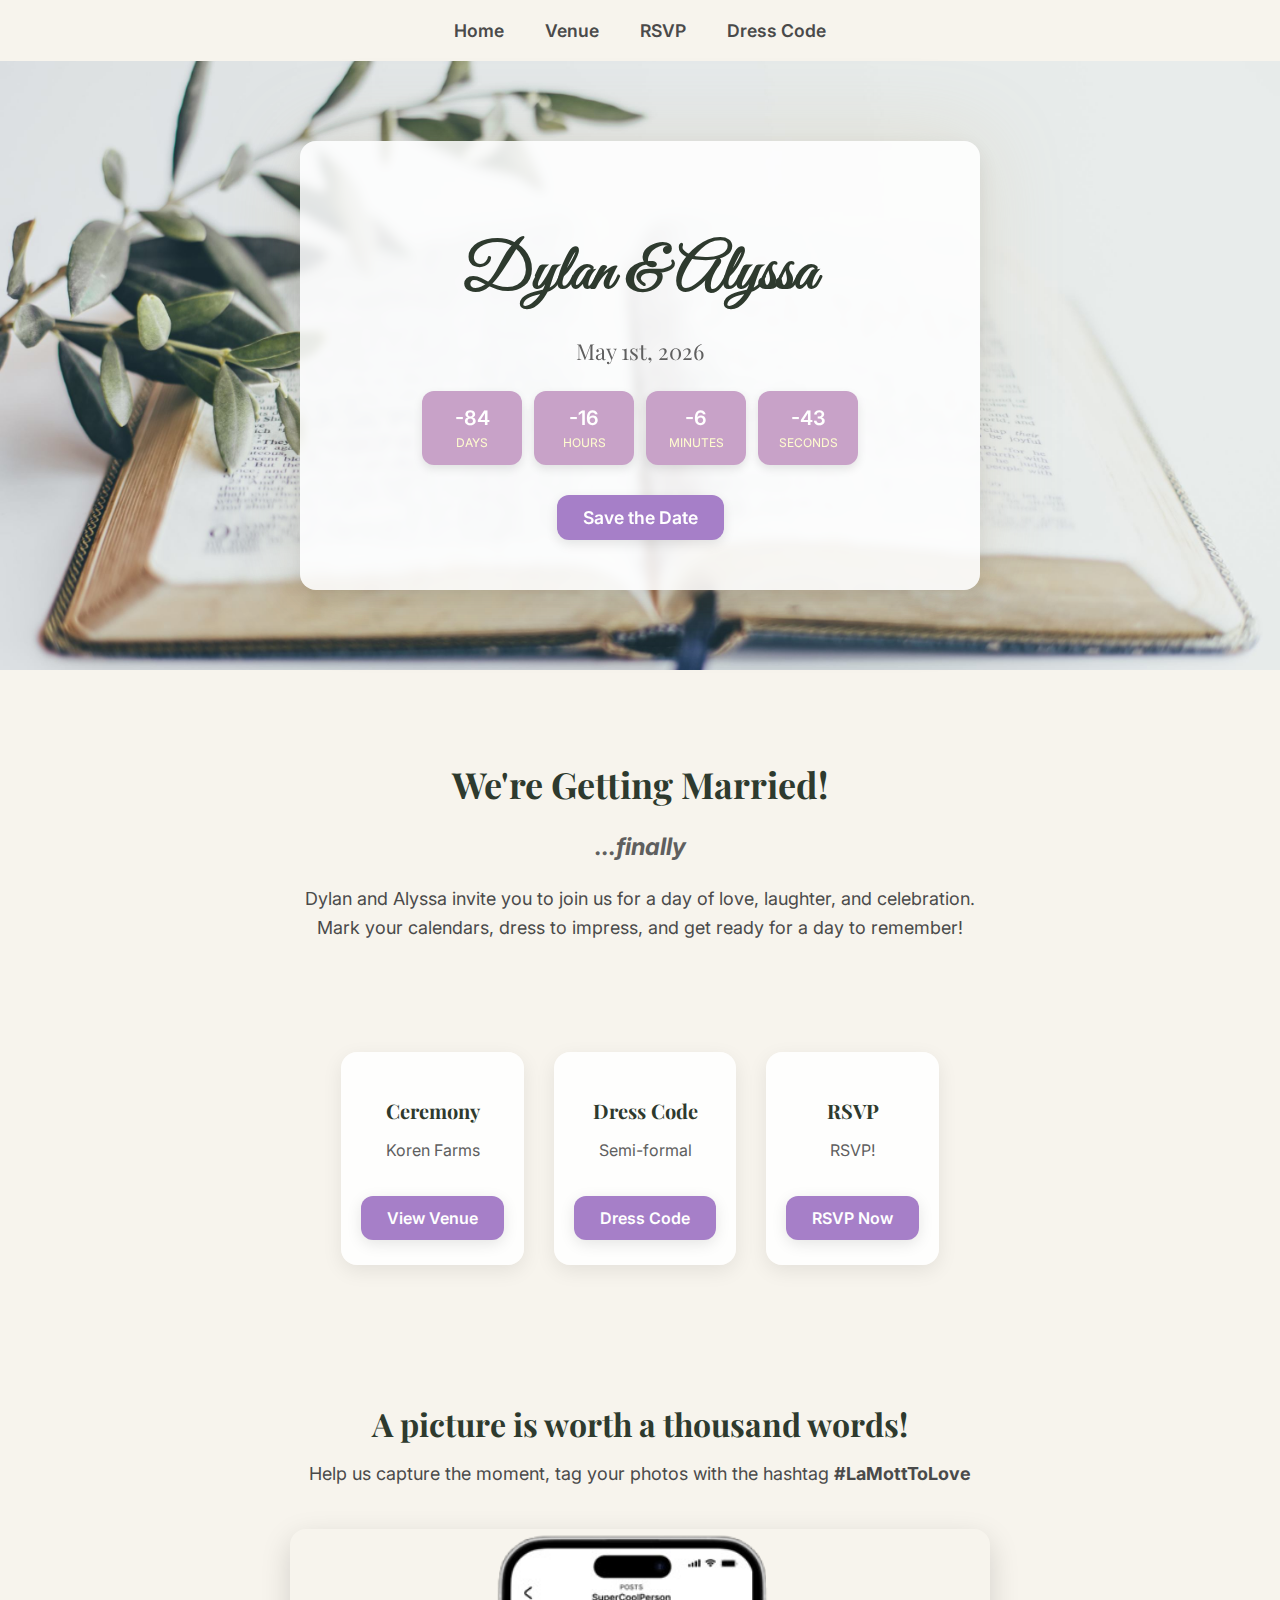
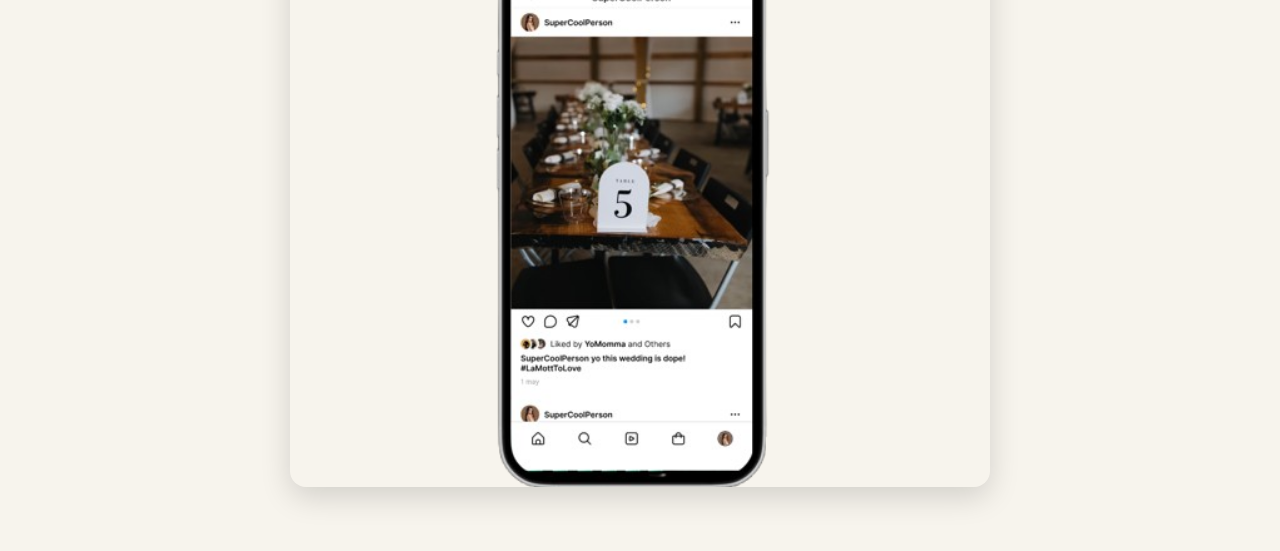
<file: index.html>
<!DOCTYPE html>
<html lang="en">
<head>
    <meta charset="UTF-8" />
    <meta name="viewport" content="width=device-width, initial-scale=1.0" />
    <title>Dylan & Alyssa</title>

    <link rel="stylesheet" href="assets/css/style.css">
    <link rel="icon" type="image/png" href="assets/img/favicon-32x32.png" />

    <!-- Fonts -->
    <link href="https://fonts.googleapis.com/css2?family=Playfair+Display:wght@400;600&family=Inter:wght@300;400&family=Great+Vibes&display=swap" rel="stylesheet" />

</head>
<body>

<nav class="nav">
    <a href="index.html">Home</a>
    <a href="venue.html">Venue</a>
    <a href="rsvp.html">RSVP</a>
    <a href="dress-code.html">Dress Code</a>
</nav>

<section class="hero">

    <div class="hero-card">

        <h1 class="names">Dylan & Alyssa</h1>

        <p class="date">May 1st, 2026</p>

        <div id="countdown" class="countdown">
            <div class="countdown-unit">
                <div id="days">0</div>
                <span>Days</span>
            </div>
            <div class="countdown-unit">
                <div id="hours">0</div>
                <span>Hours</span>
            </div>
            <div class="countdown-unit">
                <div id="minutes">0</div>
                <span>Minutes</span>
            </div>
            <div class="countdown-unit">
                <div id="seconds">0</div>
                <span>Seconds</span>
            </div>
        </div>


        <a href="assets/save-the-date.ics" download class="save-btn">
            Save the Date
        </a>

    </div>

</section>

<section class="welcome-section">
    <div class="welcome-card">
        <h2>We're Getting Married!</h2>
        <h3>...finally</h3>
        <p>
            Dylan and Alyssa invite you to join us for a day of love, laughter, and celebration.
            Mark your calendars, dress to impress, and get ready for a day to remember!
        </p>
    </div>
</section>

<section class="highlights">

    <div class="highlight-card">
        <h3>Ceremony</h3>
        <p>Koren Farms</p>
        <a href="venue.html" class="highlight-btn">View Venue</a>
    </div>

    <div class="highlight-card">
        <h3>Dress Code</h3>
        <p>Semi-formal</p>
        <a href="dress-code.html" class="highlight-btn">Dress Code</a>
    </div>

    <div class="highlight-card">
        <h3>RSVP</h3>
        <p>RSVP!</p>
        <a href="rsvp.html" class="highlight-btn">RSVP Now</a>
    </div>

</section>

<section class="photo-share">
    <div class="photo-share-card">
        <h2>A picture is worth a thousand words!</h2>
        <p>Help us capture the moment, tag your photos with the hashtag <strong>#LaMottToLove</strong></p>
        <img src="assets/img/iphone.png" alt="iPhone displaying photos" class="photo-img">
    </div>
</section>


<script src="assets/js/main.js"></script>

</body>
</html>
</file>
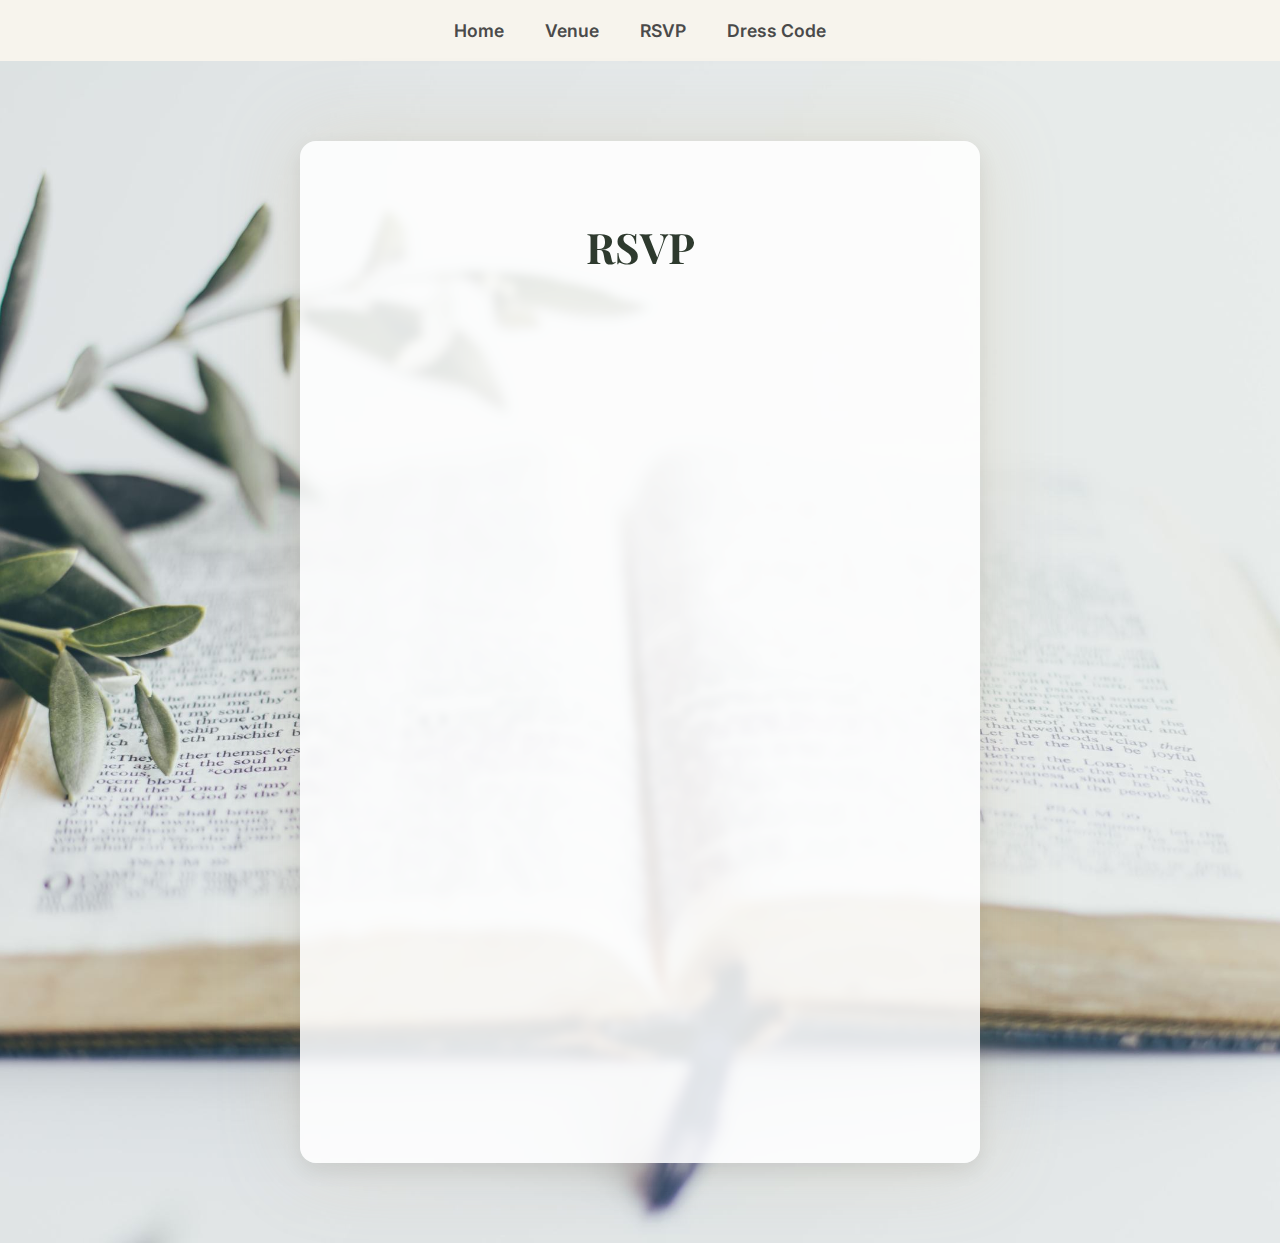
<file: rsvp.html>
<!DOCTYPE html>
<html lang="en">
<head>
    <meta charset="UTF-8">
    <meta name="viewport" content="width=device-width, initial-scale=1.0">
    <title>RSVP – Dylan & Alyssa</title>

    <link rel="stylesheet" href="assets/css/style.css">
    <link href="https://fonts.googleapis.com/css2?family=Playfair+Display:wght@400;600&family=Inter:wght@300;400&display=swap" rel="stylesheet">

</head>
<body>

<nav class="nav">
    <a href="index.html">Home</a>
    <a href="venue.html">Venue</a>
    <a href="rsvp.html">RSVP</a>
    <a href="dress-code.html">Dress Code</a>
</nav>

<section class="hero">

    <div class="hero-card">

        <h1 class="page-title">RSVP</h1>

        <form id="rsvpForm" class="rsvp-form">

            <iframe src="https://docs.google.com/forms/d/e/1FAIpQLSdpG9ioZxydK6mf5V0FMH3YRwiJlYXVcMDqtRl6yaA__Foyaw/viewform?embedded=true" height="800" frameborder="0" marginheight="0" marginwidth="0">Loading…</iframe>
        </form>

        <p id="rsvpStatus" class="rsvp-status"></p>

    </div>

</section>
</file>
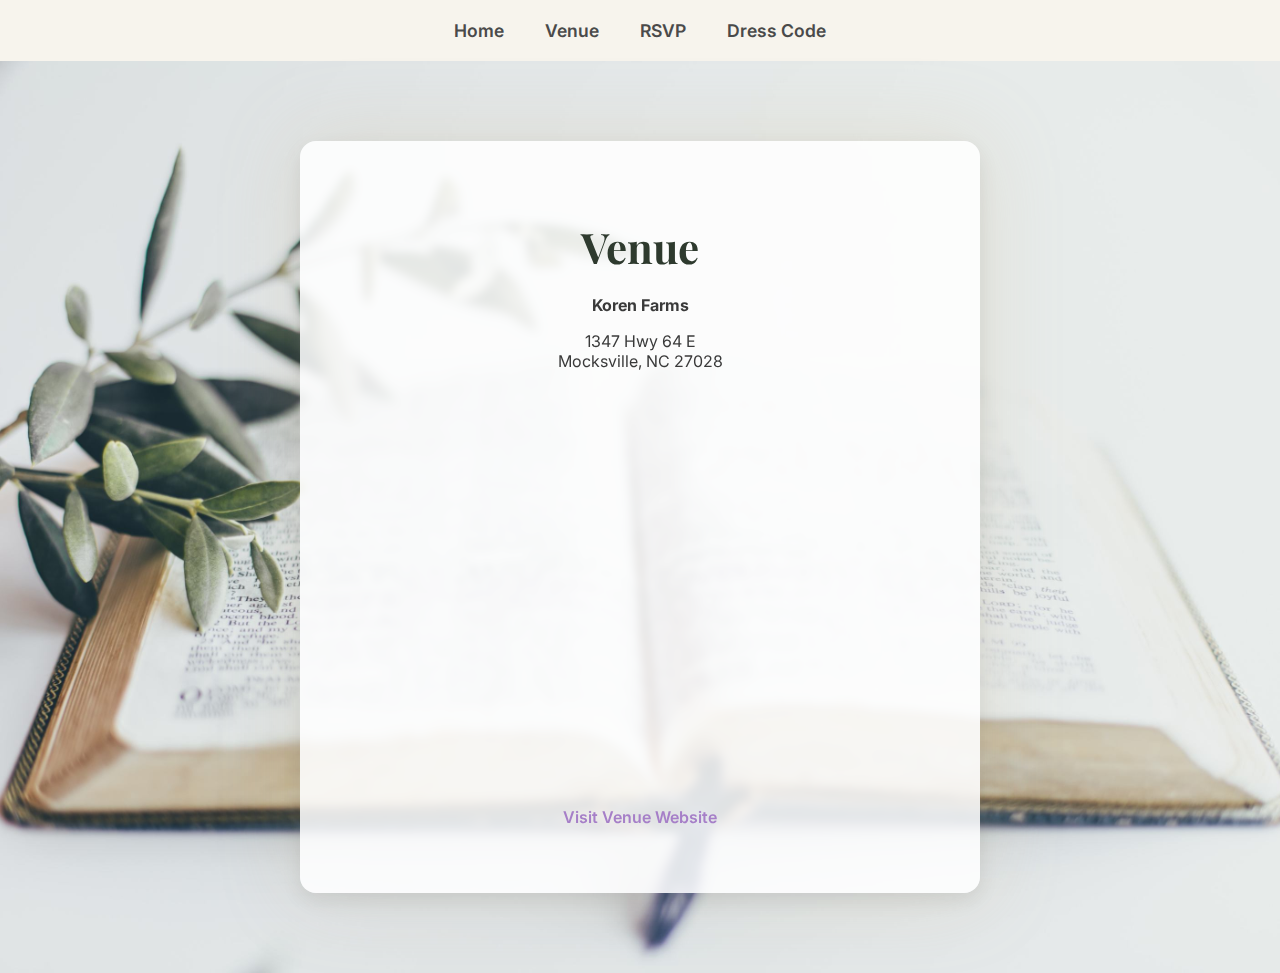
<file: venue.html>
<!DOCTYPE html>
<html lang="en">
<head>
    <meta charset="UTF-8">
    <meta name="viewport" content="width=device-width, initial-scale=1.0">
    <title>Venue – Dylan & Alyssa</title>

    <link rel="icon" type="image/png" href="assets/img/favicon-32x32.png" />
    <link rel="stylesheet" href="assets/css/style.css">
    <link href="https://fonts.googleapis.com/css2?family=Playfair+Display:wght@400;600&family=Inter:wght@300;400&display=swap" rel="stylesheet">

</head>
<body>

<nav class="nav">
    <a href="index.html">Home</a>
    <a href="venue.html">Venue</a>
    <a href="rsvp.html">RSVP</a>
    <a href="dress-code.html">Dress Code</a>
</nav>

<section class="hero">
    <div class="hero-card">
        <h1 class="page-title">Venue</h1>

        <p class="venue-name"><strong>Koren Farms</strong></p>

        <p>1347 Hwy 64 E<br>Mocksville, NC 27028</p>

        <p>
            <iframe src="https://www.google.com/maps/embed?pb=!1m14!1m8!1m3!1d25859.021982617258!2d-80.520891!3d35.888763000000004!3m2!1i1024!2i768!4f13.1!3m3!1m2!1s0x8853eb5cc97e5067%3A0x61622f3d3ba8e5ea!2sKoren%20Farms!5e0!3m2!1sen!2sus!4v1763859143737!5m2!1sen!2sus" style="border:0;" allowfullscreen="" height="400" loading="lazy" referrerpolicy="no-referrer-when-downgrade"></iframe>
        </p>

        <p>
            <a class="inline-link" href="https://www.korenfarms.com/">
                Visit Venue Website
            </a>
        </p>

    </div>
</section>

</body>
</html>
</file>
<file: assets/css/style.css>
/* ------ Global Styles ------ */

body {
  margin: 0;
  padding: 0;
  font-family: "Inter", sans-serif;
  background: #f7f4ed;
  color: #3a3a3a;
  overflow-x: hidden;
}

/* Light floral or gold bokeh optional background */
.hero {
  background-image: url("../img/bg.jpg");
  background-size: cover;
  background-position: center;
  padding: 80px 20px;
}
/* ------ Navigation ------ */

.nav {
  text-align: center;
  padding: 20px;
  font-size: 1.1rem;
  background: transparent;
}

.nav a {
  margin: 0 18px;
  text-decoration: none;
  color: #4a4a4a;
  font-weight: 600;
  transition: 0.2s;
}

.nav a:hover {
  color: #b89a63;
}

/* ------ Hero Card ------ */

.hero-card {
  background: #ffffffdd;
  padding: 50px 40px;
  border-radius: 16px;
  max-width: 600px;
  margin: auto;
  box-shadow:
    0 8px 20px rgba(0,0,0,0.08),
    0 0 80px rgba(200, 180, 140, 0.25);
  backdrop-filter: blur(4px);
  text-align: center;
}

/* Names in elegant script */
.names {
  font-family: "Great Vibes", cursive;
  font-size: 64px;
  margin-bottom: 10px;
  color: #2e3a2e;
}

/* Secondary serif text */
.date {
  font-family: "Playfair Display", serif;
  font-size: 22px;
  color: #5f5f5f;
}

/* Countdown */
.countdown {
  margin-top: 20px;
  font-size: 22px;
  font-weight: 500;
  color: #444;
}


/* ------ Mobile Responsiveness ------ */

@media (max-width: 600px) {
  .names {
    font-size: 44px;
  }

  .hero-card {
    padding: 35px 24px;
  }

  .nav a {
    margin: 0 10px;
    font-size: 1rem;
  }
}

.page-title {
  font-family: "Playfair Display", serif;
  font-size: 42px;
  margin-bottom: 20px;
  color: #2e3a2e;
}

.inline-link {
  color: #A67FC8;
  text-decoration: none;
  font-weight: 600;
}

.inline-link:hover {
  text-decoration: underline;
}

.dress-list {
  list-style: none;
  padding: 0;
  margin-top: 10px;
  display: inline-block; /* centers the whole list */
  text-align: left; /* keep the circles/text aligned in a column */
}

.dress-list li {
  margin: 8px 0;
  font-size: 18px;
  display: flex;
  align-items: center; /* vertically centers the circle with text */
  justify-content: flex-start; /* keep text left-aligned next to circle */
}

.dress-list li::before {
  content: '';
  display: inline-block;
  width: 18px;
  height: 18px;
  border-radius: 50%;
  margin-right: 10px;
  flex-shrink: 0; /* prevent circle from shrinking */
}

/* Color swatches */
.dress-list li:nth-child(1)::before { background-color: #C8A2C8;  } /* Lilac */
.dress-list li:nth-child(2)::before { background-color: #F7C6C7; } /* Blush */
.dress-list li:nth-child(3)::before { background-color: #BEC5A4; } /* Sage */
.dress-list li:nth-child(4)::before { background-color: #9ACEEB; } /* Cornflower */


.rsvp-form {
  display: flex;
  flex-direction: column;
  gap: 16px;
  text-align: left;
}

.rsvp-form input,
.rsvp-form select {
  padding: 10px;
  font-size: 16px;
  border-radius: 6px;
  border: 1px solid #ccc;
}

.rsvp-status {
  margin-top: 15px;
  font-size: 18px;
  color: #2e3a2e;
}


/* Welcome Section */
.welcome-section {
  background: #f7f4ed;
  padding: 60px 20px;
  text-align: center;
}

.welcome-card h2 {
  font-family: "Playfair Display", serif;
  font-size: 36px;
  color: #2e3a2e;
  margin-bottom: 15px;
}

.welcome-card p {
  font-size: 18px;
  color: #4a4a4a;
  max-width: 700px;
  margin: 0 auto;
  line-height: 1.6;
}

.welcome-card h3 {
    font-style: italic;
    font-size: 24px;
    color: #5f5f5f;
}

/* Photo Share Section */
.photo-share {
    background: #f7f4ed; /* same soft background as other sections */
    padding: 60px 20px;
    text-align: center;
}

.photo-share-card h2 {
    font-family: "Playfair Display", serif;
    font-size: 32px;
    color: #2e3a2e;
    margin-bottom: 12px;
}

.photo-share-card p {
    font-size: 18px;
    color: #4a4a4a;
    margin-bottom: 25px;
}

.photo-share-card .photo-img {
    max-width: 700px; /* bigger for readability */
    width: 90%;       /* scales nicely on mobile */
    height: auto;
    margin-top: 20px;
    box-shadow: 0 10px 30px rgba(0,0,0,0.15); /* subtle shadow */
    border-radius: 16px; /* optional rounded corners */
    transition: transform 0.3s;
}

.photo-share-card .photo-img:hover {
    transform: translateY(-5px); /* slight lift on hover */
}


/* Highlights Section */
.highlights {
  display: flex;
  flex-wrap: wrap;
  justify-content: center;
  gap: 30px;
  padding: 50px 20px;
}

.highlight-card {
  background: #ffffffdd;
  padding: 25px 20px;
  border-radius: 16px;
  max-width: 200px;
  text-align: center;
  box-shadow: 0 6px 20px rgba(0,0,0,0.08);
  transition: 0.25s;
}

.highlight-card:hover {
  transform: translateY(-5px);
  box-shadow: 0 10px 30px rgba(200, 180, 140, 0.25);
}

.highlight-card img {
  width: 60px;
  margin-bottom: 15px;
}

.highlight-card h3 {
  font-family: "Playfair Display", serif;
  font-size: 20px;
  color: #2e3a2e;
  margin-bottom: 8px;
}

.highlight-card p {
  font-size: 16px;
  color: #5f5f5f;
}

/* Mobile Responsiveness */
@media (max-width: 768px) {
  .highlights {
    flex-direction: column;
    align-items: center;
  }

  .highlight-card {
    max-width: 90%;
  }
}


/* Countdown container */
.countdown {
  display: flex;
  justify-content: center;
  gap: 12px;
  margin-top: 25px;
}

/* Each time unit */
.countdown-unit {
  background: #C8A2C8; /* lilac to match buttons */
  color: #fff;
  padding: 15px 20px;
  border-radius: 12px;
  min-width: 60px;
  font-size: 20px;
  font-weight: 600;
  text-align: center;
  box-shadow: 0 4px 10px rgba(0,0,0,0.1);
  transition: 0.3s;
}

.countdown-unit span {
  display: block;
  font-size: 12px;
  font-weight: 400;
  margin-top: 5px;
  text-transform: uppercase;
  color: #fffdd0; /* soft accent for labels */
}

/* Save the Date Button */
.save-btn {
  display: inline-block;
  margin-top: 30px;
  background: #A67FC8; /* richer lilac for visibility */
  color: #fff;
  padding: 12px 26px;
  border-radius: 12px;
  font-size: 1.1rem;
  font-weight: 600;
  text-decoration: none;
  transition: 0.25s;
  box-shadow: 0 4px 12px rgba(0,0,0,0.1);
}

.save-btn:hover {
  background: #966CC0; /* slightly darker on hover */
  transform: translateY(-1px);
}

/* Highlight Buttons */
.highlight-btn {
  display: inline-block;
  margin-top: 20px;
  background: #A67FC8; /* richer lilac */
  color: #fff;
  padding: 12px 26px;
  border-radius: 12px;
  font-size: 1rem;
  font-weight: 600;
  text-decoration: none;
  transition: 0.3s;
  box-shadow: 0 4px 15px rgba(0,0,0,0.1);
}

.highlight-btn:hover {
  background: #966CC0; /* slightly darker on hover */
  transform: translateY(-1px);
  box-shadow: 0 5px 15px rgba(0,0,0,0.12);
}

/* Nav Hover */
.nav a {
  color: #4a4a4a; /* default */
  font-weight: 600;
  transition: 0.25s;
}

.nav a:hover {
  color: #A67FC8; /* match buttons */
}

.our-love {
    background: #f8f5fc; /* very light lavender/pastel */
    padding: 60px 20px;
    text-align: center;
}

.our-love h1 {
    font-family: "Playfair Display", serif;
    font-size: 40px;
    color: #2e3a2e;
    margin-bottom: 15px;
}

.our-love p {
    font-size: 18px;
    color: #5f5f5f;
    margin-bottom: 40px;
}

.gallery {
    display: grid;
    grid-template-columns: repeat(auto-fit, minmax(200px, 1fr));
    gap: 15px;
    justify-items: center;
}

.gallery img {
    width: 100%;
    height: auto; /* keeps natural aspect ratio */
    max-width: 300px; /* optional, prevents super wide images on large screens */
    border-radius: 12px;
    box-shadow: 0 6px 15px rgba(0,0,0,0.1);
    transition: transform 0.25s, box-shadow 0.25s;
    cursor: pointer;
    object-fit: cover; /* keeps images looking nice in the grid */
}

.gallery img:hover {
    transform: scale(1.05);
    box-shadow: 0 8px 20px rgba(0,0,0,0.15);
}

/* Responsive */
@media (max-width: 768px) {
    .gallery img {
        max-width: 45%;
    }
}

@media (max-width: 480px) {
    .gallery img {
        max-width: 90%;
    }

    .countdown {
      gap: 6px;
    }

    .countdown-unit {
      min-width: 40px;   
      padding: 8px 10px;
      font-size: 14px; 
    }

    .countdown-unit span {
      font-size: 9px;
    }

    .hero-card {
      padding: 25px 15px;
    }
}

.love-video {
  width: 100%;
  max-width: 800px;
  border-radius: 16px;
  margin: 20px auto;
  display: block;
  box-shadow: 0 6px 20px rgba(0,0,0,0.1);
}
</file>
